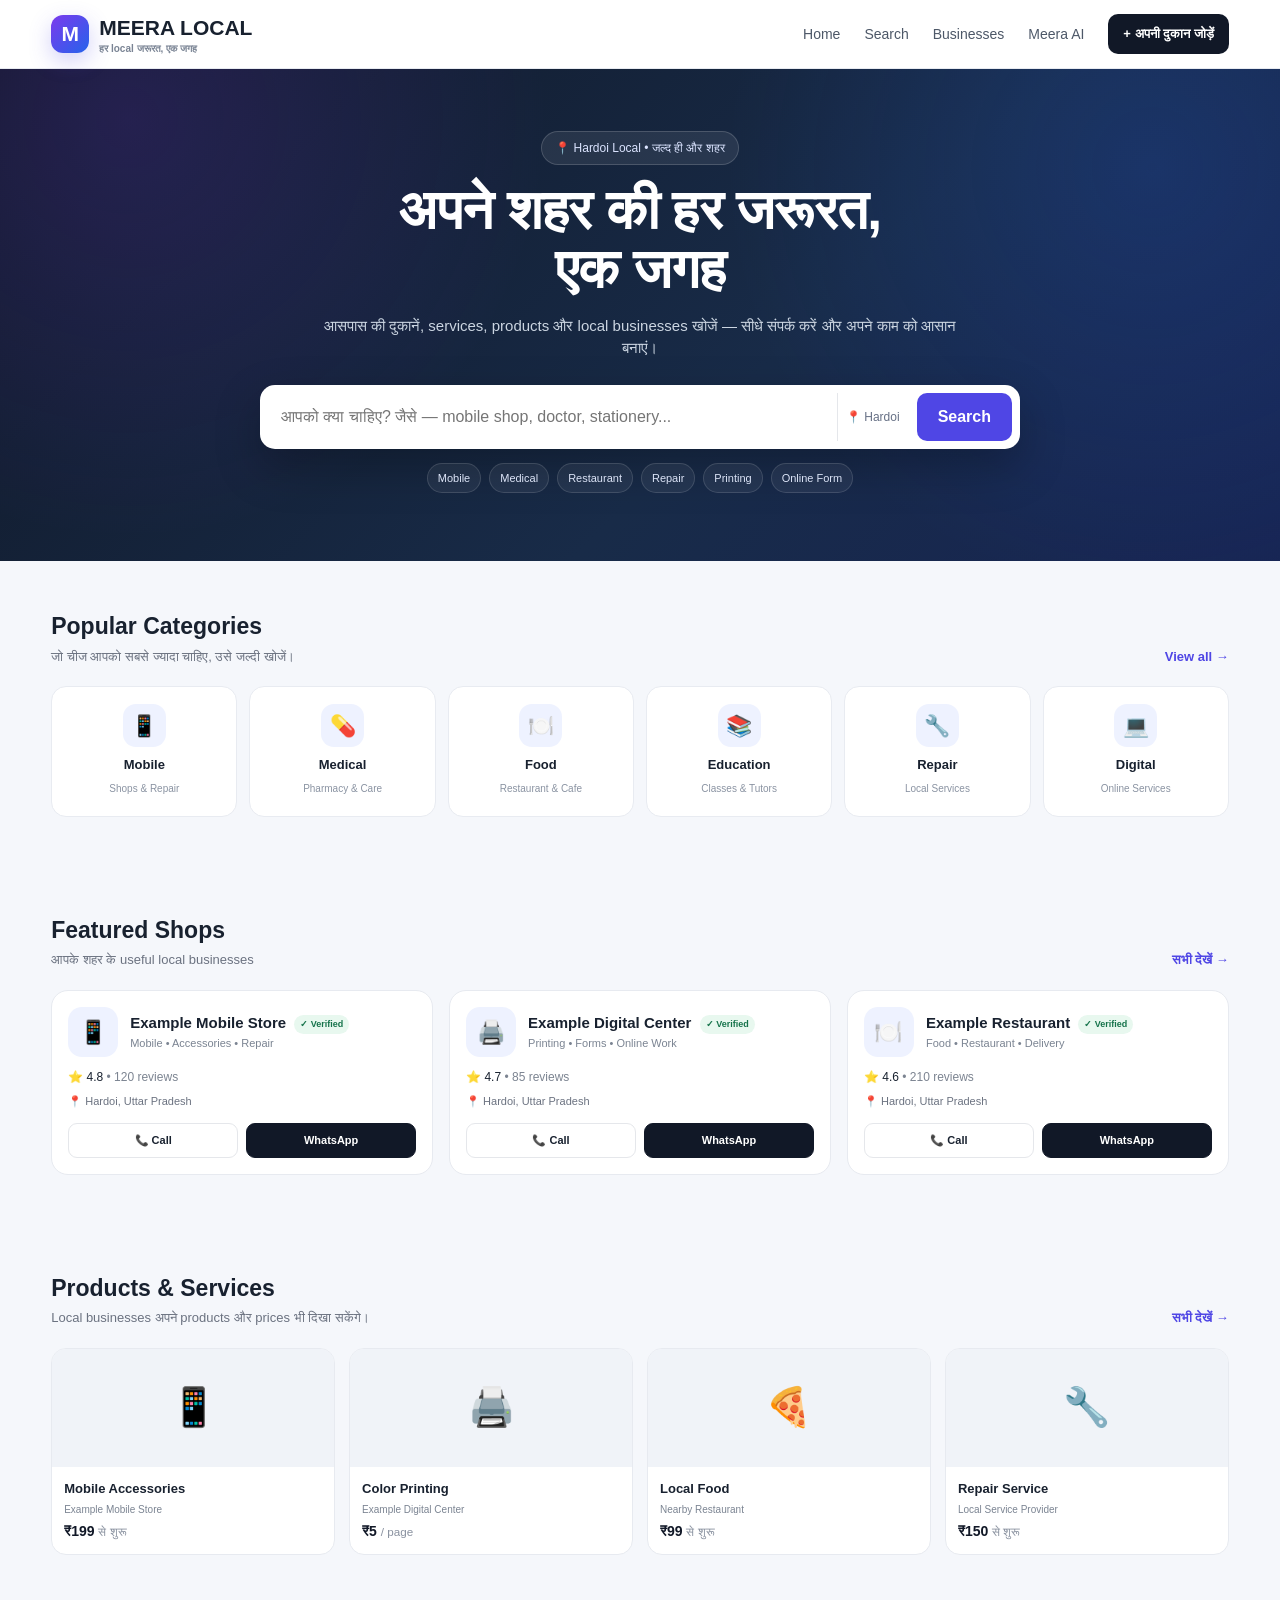
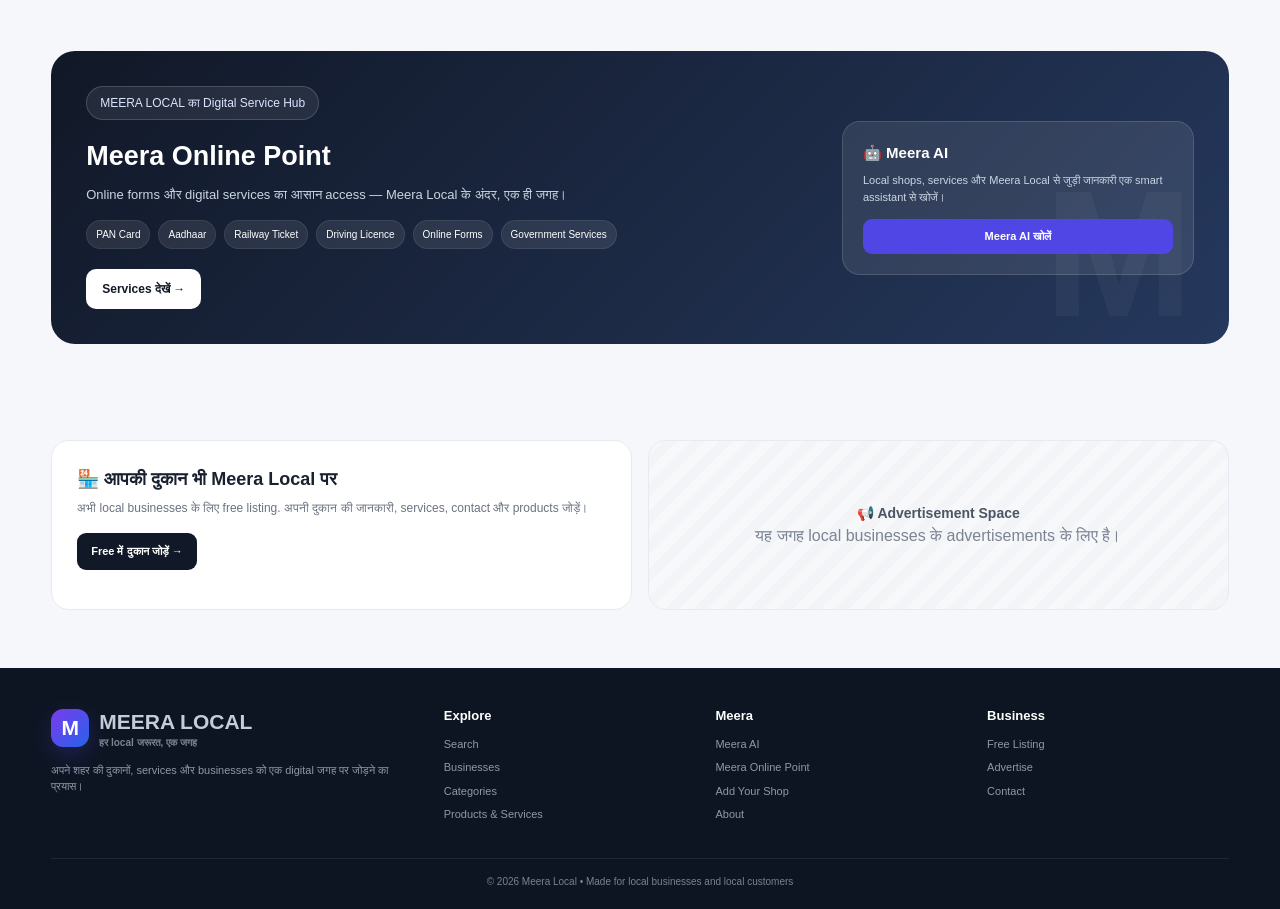
<file: index.html>
<!DOCTYPE html>
<html lang="hi">
<head>
  <meta charset="UTF-8">
  <meta name="viewport" content="width=device-width, initial-scale=1.0">
  <meta name="description" content="Meera Local — अपने शहर की हर जरूरत, एक जगह। आसपास की दुकानों, सेवाओं और स्थानीय businesses को खोजें।">
  <meta name="theme-color" content="#111827">
  <title>Meera Local | अपने शहर की हर जरूरत, एक जगह</title>

  <style>
    * { box-sizing: border-box; margin: 0; padding: 0; }
    body {
      font-family: Arial, Helvetica, sans-serif;
      background: #f5f7fb;
      color: #18212f;
      line-height: 1.5;
    }
    a { text-decoration: none; color: inherit; }
    button, input { font: inherit; }

    .container { width: min(1180px, 92%); margin: auto; }

    /* Header */
    header {
      background: rgba(255,255,255,.96);
      border-bottom: 1px solid #e7eaf0;
      position: sticky;
      top: 0;
      z-index: 50;
      backdrop-filter: blur(10px);
    }
    .nav {
      min-height: 68px;
      display: flex;
      align-items: center;
      justify-content: space-between;
      gap: 18px;
    }
    .logo {
      display: flex;
      align-items: center;
      gap: 10px;
      font-weight: 800;
      font-size: 21px;
    }
    .logo-mark {
      width: 38px;
      height: 38px;
      border-radius: 12px;
      display: grid;
      place-items: center;
      color: #fff;
      background: linear-gradient(135deg,#7c3aed,#2563eb);
      box-shadow: 0 8px 22px rgba(79,70,229,.25);
    }
    .logo small {
      display: block;
      color: #7a8494;
      font-size: 10px;
      font-weight: 600;
      margin-top: -3px;
    }
    .nav-links {
      display: flex;
      gap: 24px;
      align-items: center;
      font-size: 14px;
      color: #4d5868;
    }
    .nav-links a:hover { color: #4f46e5; }
    .add-btn {
      background: #111827;
      color: white;
      padding: 10px 15px;
      border-radius: 10px;
      font-size: 13px;
      font-weight: 700;
    }
    .menu-btn {
      display: none;
      border: 0;
      background: #eef1f6;
      padding: 9px 11px;
      border-radius: 9px;
      cursor: pointer;
    }

    /* Hero */
    .hero {
      background:
        radial-gradient(circle at 10% 10%, rgba(124,58,237,.18), transparent 34%),
        radial-gradient(circle at 90% 20%, rgba(37,99,235,.18), transparent 35%),
        linear-gradient(135deg,#101827,#182b48 60%,#172554);
      color: white;
      padding: 62px 0 68px;
    }
    .hero-inner { max-width: 900px; margin: auto; text-align: center; }
    .badge {
      display: inline-flex;
      padding: 7px 13px;
      border: 1px solid rgba(255,255,255,.16);
      background: rgba(255,255,255,.08);
      border-radius: 999px;
      font-size: 12px;
      color: #dbe4ff;
      margin-bottom: 16px;
    }
    h1 {
      font-size: clamp(31px, 6vw, 55px);
      line-height: 1.08;
      letter-spacing: -.8px;
    }
    .hero p {
      color: #cbd5e1;
      margin: 15px auto 25px;
      max-width: 650px;
      font-size: 15px;
    }
    .search-box {
      display: flex;
      gap: 9px;
      background: white;
      padding: 8px;
      border-radius: 15px;
      max-width: 760px;
      margin: auto;
      box-shadow: 0 18px 45px rgba(0,0,0,.25);
    }
    .search-box input {
      flex: 1;
      min-width: 0;
      border: 0;
      outline: 0;
      padding: 12px 13px;
      color: #111827;
    }
    .location {
      display: flex;
      align-items: center;
      gap: 7px;
      color: #667085;
      padding: 0 8px;
      border-left: 1px solid #e5e7eb;
      font-size: 12px;
      white-space: nowrap;
    }
    .search-btn {
      border: 0;
      background: #4f46e5;
      color: white;
      padding: 0 21px;
      border-radius: 10px;
      font-weight: 700;
      cursor: pointer;
    }
    .quick {
      margin-top: 14px;
      display: flex;
      justify-content: center;
      flex-wrap: wrap;
      gap: 8px;
    }
    .quick a {
      font-size: 11px;
      padding: 6px 10px;
      color: #dce4f7;
      border: 1px solid rgba(255,255,255,.13);
      border-radius: 999px;
      background: rgba(255,255,255,.06);
    }

    /* Common */
    section { padding: 48px 0; }
    .section-head {
      display: flex;
      align-items: end;
      justify-content: space-between;
      gap: 20px;
      margin-bottom: 20px;
    }
    .section-head h2 { font-size: 23px; }
    .section-head p { color: #6b7280; font-size: 13px; margin-top: 3px; }
    .view-all {
      color: #4f46e5;
      font-size: 13px;
      font-weight: 700;
    }

    /* Categories */
    .categories {
      display: grid;
      grid-template-columns: repeat(6,1fr);
      gap: 12px;
    }
    .cat {
      background: white;
      border: 1px solid #e8ebf1;
      border-radius: 15px;
      padding: 17px 10px;
      text-align: center;
      transition: .2s;
    }
    .cat:hover {
      transform: translateY(-3px);
      border-color: #cfd3ff;
      box-shadow: 0 10px 25px rgba(40,50,90,.07);
    }
    .cat-icon {
      width: 43px;
      height: 43px;
      margin: 0 auto 8px;
      display: grid;
      place-items: center;
      border-radius: 13px;
      background: #eef2ff;
      font-size: 21px;
    }
    .cat strong { display: block; font-size: 13px; }
    .cat span { color: #8a93a2; font-size: 10px; }

    /* Cards */
    .shops {
      display: grid;
      grid-template-columns: repeat(3,1fr);
      gap: 16px;
    }
    .shop-card {
      background: white;
      border: 1px solid #e7eaf0;
      border-radius: 17px;
      padding: 16px;
    }
    .shop-top {
      display: flex;
      align-items: center;
      gap: 12px;
    }
    .shop-logo {
      width: 50px;
      height: 50px;
      border-radius: 14px;
      background: #eef2ff;
      display: grid;
      place-items: center;
      font-size: 23px;
    }
    .shop-card h3 { font-size: 15px; }
    .shop-card .type { color: #7b8492; font-size: 11px; }
    .verified {
      display: inline-flex;
      font-size: 9px;
      color: #16734b;
      background: #e8f8ef;
      padding: 3px 6px;
      border-radius: 99px;
      margin-left: 4px;
      vertical-align: middle;
    }
    .rating { margin-top: 11px; font-size: 12px; }
    .rating span { color: #7c8491; }
    .address {
      color: #6b7280;
      font-size: 11px;
      margin: 7px 0 14px;
    }
    .actions { display: flex; gap: 8px; }
    .action {
      flex: 1;
      border: 1px solid #e5e7eb;
      padding: 8px;
      text-align: center;
      border-radius: 9px;
      font-size: 11px;
      font-weight: 700;
    }
    .action.primary { background: #111827; color: white; border-color: #111827; }

    /* Products/services */
    .products {
      display: grid;
      grid-template-columns: repeat(4,1fr);
      gap: 14px;
    }
    .product {
      background: white;
      border: 1px solid #e7eaf0;
      border-radius: 15px;
      overflow: hidden;
    }
    .product-img {
      height: 118px;
      display: grid;
      place-items: center;
      background: #f0f3f8;
      font-size: 38px;
    }
    .product-body { padding: 12px; }
    .product h3 { font-size: 13px; }
    .product p { color: #7b8492; font-size: 10px; margin: 4px 0; }
    .price { font-weight: 800; font-size: 14px; color: #111827; }
    .price small { font-weight: 400; color: #89919f; }

    /* Online Point */
    .online-point {
      background: linear-gradient(135deg,#111827,#25385d);
      color: white;
      border-radius: 24px;
      padding: 35px;
      display: grid;
      grid-template-columns: 1.35fr .65fr;
      align-items: center;
      gap: 25px;
      overflow: hidden;
      position: relative;
    }
    .online-point:after {
      content: "M";
      position: absolute;
      right: 35px;
      bottom: -45px;
      font-size: 180px;
      font-weight: 900;
      color: rgba(255,255,255,.04);
    }
    .online-point h2 { font-size: 27px; margin-bottom: 8px; }
    .online-point p { color: #cbd5e1; font-size: 13px; max-width: 620px; }
    .service-list {
      display: flex;
      flex-wrap: wrap;
      gap: 8px;
      margin: 16px 0 20px;
    }
    .service-list span {
      background: rgba(255,255,255,.09);
      border: 1px solid rgba(255,255,255,.08);
      padding: 6px 9px;
      border-radius: 999px;
      font-size: 10px;
    }
    .point-btn {
      display: inline-block;
      background: white;
      color: #111827;
      font-weight: 800;
      font-size: 12px;
      padding: 11px 16px;
      border-radius: 10px;
    }
    .ai-box {
      position: relative;
      z-index: 2;
      background: rgba(255,255,255,.09);
      border: 1px solid rgba(255,255,255,.13);
      border-radius: 18px;
      padding: 20px;
    }
    .ai-box .ai-title { font-weight: 800; font-size: 15px; }
    .ai-box p { margin: 8px 0 14px; font-size: 11px; }
    .ai-btn {
      display: block;
      background: #4f46e5;
      color: white;
      text-align: center;
      padding: 9px;
      border-radius: 9px;
      font-size: 11px;
      font-weight: 700;
    }

    /* Listing + Ads */
    .split {
      display: grid;
      grid-template-columns: 1fr 1fr;
      gap: 16px;
    }
    .info-card {
      background: white;
      border: 1px solid #e7eaf0;
      border-radius: 18px;
      padding: 25px;
    }
    .info-card h3 { font-size: 18px; margin-bottom: 6px; }
    .info-card p { color: #6b7280; font-size: 12px; }
    .info-btn {
      display: inline-block;
      margin-top: 16px;
      background: #111827;
      color: white;
      padding: 10px 14px;
      border-radius: 9px;
      font-size: 11px;
      font-weight: 700;
    }
    .ad {
      min-height: 170px;
      display: grid;
      place-items: center;
      text-align: center;
      background:
        repeating-linear-gradient(135deg,#f7f8fa,#f7f8fa 10px,#f2f4f7 10px,#f2f4f7 20px);
      color: #7b8492;
    }
    .ad strong { display: block; color: #4b5563; font-size: 14px; }

    /* Footer */
    footer {
      background: #0e1522;
      color: #c5ccd7;
      margin-top: 10px;
      padding: 38px 0 20px;
    }
    .footer-grid {
      display: grid;
      grid-template-columns: 1.5fr 1fr 1fr 1fr;
      gap: 30px;
    }
    .footer-grid h4 { color: white; margin-bottom: 10px; font-size: 13px; }
    .footer-grid p, .footer-grid a {
      display: block;
      color: #8e98a8;
      font-size: 11px;
      margin: 7px 0;
    }
    .copy {
      border-top: 1px solid rgba(255,255,255,.08);
      margin-top: 28px;
      padding-top: 15px;
      color: #788293;
      font-size: 10px;
      text-align: center;
    }

    @media (max-width: 900px) {
      .categories { grid-template-columns: repeat(3,1fr); }
      .shops { grid-template-columns: repeat(2,1fr); }
      .products { grid-template-columns: repeat(2,1fr); }
      .online-point { grid-template-columns: 1fr; }
      .footer-grid { grid-template-columns: repeat(2,1fr); }
    }

    @media (max-width: 650px) {
      .nav { min-height: 60px; }
      .nav-links {
        display: none;
        position: absolute;
        top: 60px;
        left: 4%;
        right: 4%;
        background: white;
        padding: 15px;
        border: 1px solid #e7eaf0;
        border-radius: 13px;
        box-shadow: 0 15px 35px rgba(0,0,0,.1);
        flex-direction: column;
        align-items: stretch;
      }
      .nav-links.open { display: flex; }
      .add-btn { text-align: center; }
      .menu-btn { display: block; }
      .hero { padding: 42px 0 48px; }
      .search-box { flex-wrap: wrap; }
      .location { width: 100%; border-left: 0; border-top: 1px solid #e5e7eb; padding: 8px 0 0; }
      .search-btn { width: 100%; height: 43px; }
      section { padding: 36px 0; }
      .section-head { align-items: start; }
      .section-head h2 { font-size: 20px; }
      .categories { grid-template-columns: repeat(3,1fr); gap: 8px; }
      .cat { padding: 13px 6px; }
      .shops { grid-template-columns: 1fr; }
      .products { grid-template-columns: repeat(2,1fr); }
      .online-point { padding: 24px; }
      .online-point h2 { font-size: 22px; }
      .split { grid-template-columns: 1fr; }
      .footer-grid { grid-template-columns: 1fr 1fr; gap: 20px; }
    }
  </style>
</head>

<body>

<header>
  <div class="container nav">
    <a class="logo" href="index.html">
      <span class="logo-mark">M</span>
      <span>MEERA LOCAL<small>हर local जरूरत, एक जगह</small></span>
    </a>

    <button class="menu-btn" onclick="toggleMenu()">☰</button>

    <nav class="nav-links" id="navLinks">
      <a href="index.html">Home</a>
      <a href="search.html">Search</a>
      <a href="businesses.html">Businesses</a>
      <a href="ai.html">Meera AI</a>
      <a class="add-btn" href="add-shop.html">+ अपनी दुकान जोड़ें</a>
    </nav>
  </div>
</header>

<main>

  <!-- HERO / MAIN SEARCH -->
  <section class="hero">
    <div class="container hero-inner">
      <span class="badge">📍 Hardoi Local • जल्द ही और शहर</span>

      <h1>अपने शहर की हर जरूरत,<br>एक जगह</h1>

      <p>
        आसपास की दुकानें, services, products और local businesses खोजें —
        सीधे संपर्क करें और अपने काम को आसान बनाएं।
      </p>

      <form class="search-box" onsubmit="searchLocal(event)">
        <input id="searchInput" type="search"
          placeholder="आपको क्या चाहिए? जैसे — mobile shop, doctor, stationery..."
          autocomplete="off">

        <div class="location">📍 Hardoi</div>

        <button class="search-btn" type="submit">Search</button>
      </form>

      <div class="quick">
        <a href="search.html?q=mobile">Mobile</a>
        <a href="search.html?q=medical">Medical</a>
        <a href="search.html?q=restaurant">Restaurant</a>
        <a href="search.html?q=repair">Repair</a>
        <a href="search.html?q=printing">Printing</a>
        <a href="search.html?q=online+form">Online Form</a>
      </div>
    </div>
  </section>

  <!-- CATEGORIES -->
  <section>
    <div class="container">
      <div class="section-head">
        <div>
          <h2>Popular Categories</h2>
          <p>जो चीज आपको सबसे ज्यादा चाहिए, उसे जल्दी खोजें।</p>
        </div>
        <a class="view-all" href="categories.html">View all →</a>
      </div>

      <div class="categories">
        <a class="cat" href="search.html?q=mobile">
          <div class="cat-icon">📱</div>
          <strong>Mobile</strong><span>Shops & Repair</span>
        </a>
        <a class="cat" href="search.html?q=medical">
          <div class="cat-icon">💊</div>
          <strong>Medical</strong><span>Pharmacy & Care</span>
        </a>
        <a class="cat" href="search.html?q=food">
          <div class="cat-icon">🍽️</div>
          <strong>Food</strong><span>Restaurant & Cafe</span>
        </a>
        <a class="cat" href="search.html?q=education">
          <div class="cat-icon">📚</div>
          <strong>Education</strong><span>Classes & Tutors</span>
        </a>
        <a class="cat" href="search.html?q=repair">
          <div class="cat-icon">🔧</div>
          <strong>Repair</strong><span>Local Services</span>
        </a>
        <a class="cat" href="search.html?q=online">
          <div class="cat-icon">💻</div>
          <strong>Digital</strong><span>Online Services</span>
        </a>
      </div>
    </div>
  </section>

  <!-- FEATURED SHOPS -->
  <section>
    <div class="container">
      <div class="section-head">
        <div>
          <h2>Featured Shops</h2>
          <p>आपके शहर के useful local businesses</p>
        </div>
        <a class="view-all" href="businesses.html">सभी देखें →</a>
      </div>

      <div class="shops">
        <article class="shop-card">
          <div class="shop-top">
            <div class="shop-logo">📱</div>
            <div>
              <h3>Example Mobile Store <span class="verified">✓ Verified</span></h3>
              <div class="type">Mobile • Accessories • Repair</div>
            </div>
          </div>
          <div class="rating">⭐ 4.8 <span>• 120 reviews</span></div>
          <div class="address">📍 Hardoi, Uttar Pradesh</div>
          <div class="actions">
            <a class="action" href="tel:+919999999999">📞 Call</a>
            <a class="action primary" href="https://wa.me/919999999999">WhatsApp</a>
          </div>
        </article>

        <article class="shop-card">
          <div class="shop-top">
            <div class="shop-logo">🖨️</div>
            <div>
              <h3>Example Digital Center <span class="verified">✓ Verified</span></h3>
              <div class="type">Printing • Forms • Online Work</div>
            </div>
          </div>
          <div class="rating">⭐ 4.7 <span>• 85 reviews</span></div>
          <div class="address">📍 Hardoi, Uttar Pradesh</div>
          <div class="actions">
            <a class="action" href="tel:+919999999999">📞 Call</a>
            <a class="action primary" href="https://wa.me/919999999999">WhatsApp</a>
          </div>
        </article>

        <article class="shop-card">
          <div class="shop-top">
            <div class="shop-logo">🍽️</div>
            <div>
              <h3>Example Restaurant <span class="verified">✓ Verified</span></h3>
              <div class="type">Food • Restaurant • Delivery</div>
            </div>
          </div>
          <div class="rating">⭐ 4.6 <span>• 210 reviews</span></div>
          <div class="address">📍 Hardoi, Uttar Pradesh</div>
          <div class="actions">
            <a class="action" href="tel:+919999999999">📞 Call</a>
            <a class="action primary" href="https://wa.me/919999999999">WhatsApp</a>
          </div>
        </article>
      </div>
    </div>
  </section>

  <!-- PRODUCTS / SERVICES -->
  <section>
    <div class="container">
      <div class="section-head">
        <div>
          <h2>Products & Services</h2>
          <p>Local businesses अपने products और prices भी दिखा सकेंगे।</p>
        </div>
        <a class="view-all" href="products.html">सभी देखें →</a>
      </div>

      <div class="products">
        <article class="product">
          <div class="product-img">📱</div>
          <div class="product-body">
            <h3>Mobile Accessories</h3>
            <p>Example Mobile Store</p>
            <div class="price">₹199 <small>से शुरू</small></div>
          </div>
        </article>

        <article class="product">
          <div class="product-img">🖨️</div>
          <div class="product-body">
            <h3>Color Printing</h3>
            <p>Example Digital Center</p>
            <div class="price">₹5 <small>/ page</small></div>
          </div>
        </article>

        <article class="product">
          <div class="product-img">🍕</div>
          <div class="product-body">
            <h3>Local Food</h3>
            <p>Nearby Restaurant</p>
            <div class="price">₹99 <small>से शुरू</small></div>
          </div>
        </article>

        <article class="product">
          <div class="product-img">🔧</div>
          <div class="product-body">
            <h3>Repair Service</h3>
            <p>Local Service Provider</p>
            <div class="price">₹150 <small>से शुरू</small></div>
          </div>
        </article>
      </div>
    </div>
  </section>

  <!-- MEERA ONLINE POINT + AI -->
  <section>
    <div class="container">
      <div class="online-point">
        <div>
          <div class="badge">MEERA LOCAL का Digital Service Hub</div>
          <h2>Meera Online Point</h2>
          <p>
            Online forms और digital services का आसान access —
            Meera Local के अंदर, एक ही जगह।
          </p>

          <div class="service-list">
            <span>PAN Card</span>
            <span>Aadhaar</span>
            <span>Railway Ticket</span>
            <span>Driving Licence</span>
            <span>Online Forms</span>
            <span>Government Services</span>
          </div>

          <a class="point-btn" href="online-point.html">Services देखें →</a>
        </div>

        <div class="ai-box">
          <div class="ai-title">🤖 Meera AI</div>
          <p>
            Local shops, services और Meera Local से जुड़ी जानकारी
            एक smart assistant से खोजें।
          </p>
          <a class="ai-btn" href="ai.html">Meera AI खोलें</a>
        </div>
      </div>
    </div>
  </section>

  <!-- FREE LISTING + AD -->
  <section>
    <div class="container">
      <div class="split">

        <div class="info-card">
          <h3>🏪 आपकी दुकान भी Meera Local पर</h3>
          <p>
            अभी local businesses के लिए free listing.
            अपनी दुकान की जानकारी, services, contact और products जोड़ें।
          </p>
          <a class="info-btn" href="add-shop.html">Free में दुकान जोड़ें →</a>
        </div>

        <div class="info-card ad">
          <div>
            <strong>📢 Advertisement Space</strong>
            <span>यह जगह local businesses के advertisements के लिए है।</span>
          </div>
        </div>

      </div>
    </div>
  </section>

</main>

<footer>
  <div class="container">
    <div class="footer-grid">

      <div>
        <div class="logo">
          <span class="logo-mark">M</span>
          <span>MEERA LOCAL<small>हर local जरूरत, एक जगह</small></span>
        </div>
        <p style="margin-top:12px;">
          अपने शहर की दुकानों, services और businesses को एक digital जगह पर जोड़ने का प्रयास।
        </p>
      </div>

      <div>
        <h4>Explore</h4>
        <a href="search.html">Search</a>
        <a href="businesses.html">Businesses</a>
        <a href="categories.html">Categories</a>
        <a href="products.html">Products & Services</a>
      </div>

      <div>
        <h4>Meera</h4>
        <a href="ai.html">Meera AI</a>
        <a href="online-point.html">Meera Online Point</a>
        <a href="add-shop.html">Add Your Shop</a>
        <a href="about.html">About</a>
      </div>

      <div>
        <h4>Business</h4>
        <a href="add-shop.html">Free Listing</a>
        <a href="advertise.html">Advertise</a>
        <a href="contact.html">Contact</a>
      </div>

    </div>

    <div class="copy">
      © 2026 Meera Local • Made for local businesses and local customers
    </div>
  </div>
</footer>

<script>
  function toggleMenu() {
    document.getElementById("navLinks").classList.toggle("open");
  }

  function searchLocal(event) {
    event.preventDefault();
    const q = document.getElementById("searchInput").value.trim();

    if (q) {
      window.location.href = "search.html?q=" + encodeURIComponent(q);
    } else {
      window.location.href = "search.html";
    }
  }
</script>

</body>
</html>
</file>
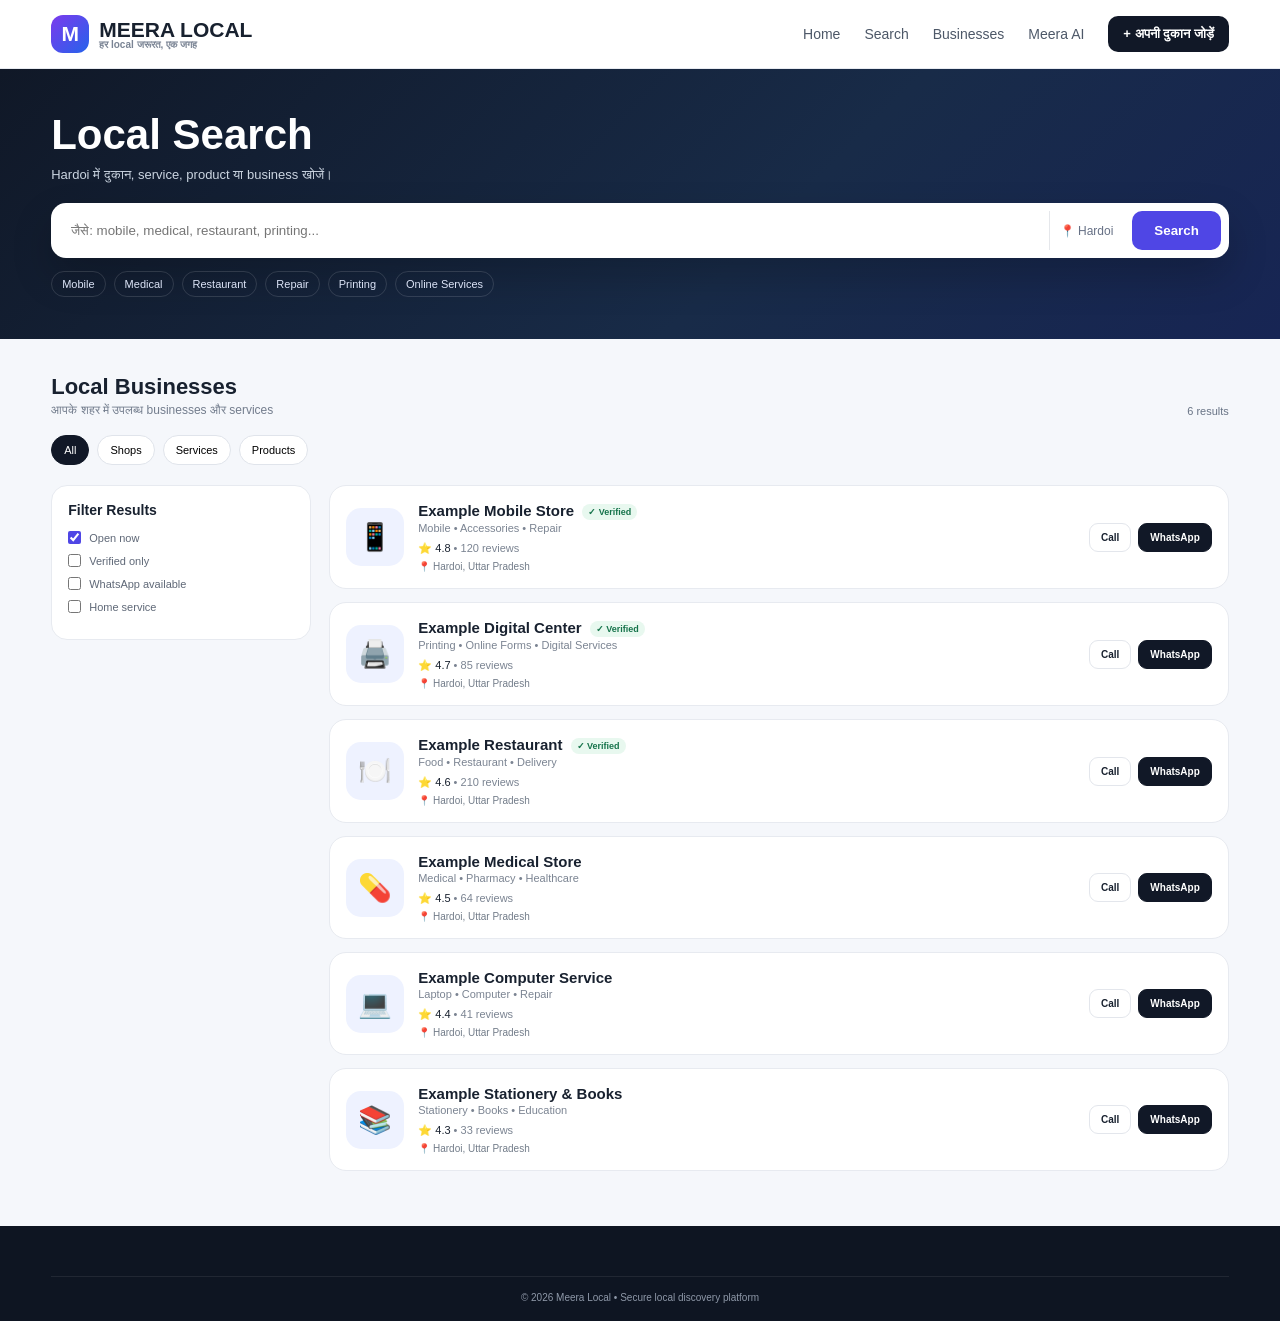
<file: search.html>
<!DOCTYPE html>
<html lang="hi">
<head>
<meta charset="UTF-8">
<meta name="viewport" content="width=device-width, initial-scale=1.0">
<meta name="description" content="Meera Local Search — Hardoi की local shops, services और products खोजें।">
<meta name="theme-color" content="#111827">
<title>Search | Meera Local</title>
<style>
*{box-sizing:border-box;margin:0;padding:0}body{font-family:Arial,Helvetica,sans-serif;background:#f5f7fb;color:#18212f}a{text-decoration:none;color:inherit}
.container{width:min(1180px,92%);margin:auto}
header{background:rgba(255,255,255,.96);border-bottom:1px solid #e7eaf0;position:sticky;top:0;z-index:20;backdrop-filter:blur(10px)}
.nav{min-height:68px;display:flex;align-items:center;justify-content:space-between;gap:18px}.logo{display:flex;align-items:center;gap:10px;font-weight:800;font-size:21px}
.logo-mark{width:38px;height:38px;border-radius:12px;display:grid;place-items:center;color:#fff;background:linear-gradient(135deg,#7c3aed,#2563eb)}
.logo small{display:block;color:#7a8494;font-size:10px;font-weight:600;margin-top:-3px}.nav-links{display:flex;gap:24px;align-items:center;font-size:14px;color:#4d5868}.nav-links a:hover{color:#4f46e5}
.add-btn{background:#111827;color:white;padding:10px 15px;border-radius:10px;font-size:13px;font-weight:700}.menu-btn{display:none;border:0;background:#eef1f6;padding:9px 11px;border-radius:9px}
.hero{background:linear-gradient(135deg,#101827,#182b48 60%,#172554);color:#fff;padding:42px 0}
.hero h1{font-size:clamp(28px,5vw,42px);margin-bottom:8px}.hero p{color:#cbd5e1;font-size:13px;margin-bottom:20px}
.search-box{display:flex;gap:9px;background:white;padding:8px;border-radius:15px;box-shadow:0 18px 40px rgba(0,0,0,.2)}
.search-box input{flex:1;border:0;outline:0;padding:12px;color:#111827}.location{display:flex;align-items:center;color:#667085;padding:0 10px;border-left:1px solid #e5e7eb;font-size:12px;white-space:nowrap}
.search-btn{border:0;background:#4f46e5;color:white;padding:0 22px;border-radius:10px;font-weight:700;cursor:pointer}
.quick{display:flex;gap:8px;flex-wrap:wrap;margin-top:13px}.quick a{font-size:11px;padding:6px 10px;color:#dce4f7;border:1px solid rgba(255,255,255,.13);border-radius:999px}
main{padding:35px 0 55px}.result-head{display:flex;justify-content:space-between;align-items:end;gap:15px;margin-bottom:18px}
.result-head h2{font-size:22px}.result-head p{color:#737d8d;font-size:12px;margin-top:3px}.count{font-size:11px;color:#687385}
.filters{display:flex;gap:8px;flex-wrap:wrap;margin-bottom:20px}.filter{border:1px solid #e0e4eb;background:white;padding:8px 12px;border-radius:999px;font-size:11px;cursor:pointer}.filter.active{background:#111827;color:#fff;border-color:#111827}
.layout{display:grid;grid-template-columns:260px 1fr;gap:18px}.sidebar{background:white;border:1px solid #e7eaf0;border-radius:16px;padding:16px;height:max-content}.sidebar h3{font-size:14px;margin-bottom:13px}.sidebar label{display:flex;gap:8px;align-items:center;font-size:11px;color:#5f6877;margin:10px 0}.sidebar input{accent-color:#4f46e5}
.results{display:grid;gap:13px}.card{background:white;border:1px solid #e7eaf0;border-radius:17px;padding:16px;display:grid;grid-template-columns:58px 1fr auto;gap:14px;align-items:center}.icon{width:58px;height:58px;border-radius:15px;background:#eef2ff;display:grid;place-items:center;font-size:27px}.card h3{font-size:15px}.type{color:#7b8492;font-size:11px;margin-top:2px}.verified{display:inline-flex;font-size:9px;color:#16734b;background:#e8f8ef;padding:3px 6px;border-radius:99px;margin-left:4px;vertical-align:middle}.rating{font-size:11px;margin-top:8px}.rating span{color:#7b8492}.address{font-size:10px;color:#727c89;margin-top:6px}.actions{display:flex;gap:7px}.action{border:1px solid #e3e6ec;padding:8px 11px;border-radius:9px;font-size:10px;font-weight:700}.action.primary{background:#111827;color:#fff;border-color:#111827}
.empty{display:none;background:white;border:1px solid #e7eaf0;border-radius:17px;padding:35px;text-align:center;color:#697384}.empty strong{display:block;color:#18212f;margin-bottom:5px}.empty p{font-size:12px}
footer{background:#0e1522;color:#8e98a8;padding:30px 0 18px;font-size:10px}.copy{text-align:center;border-top:1px solid rgba(255,255,255,.08);padding-top:15px;margin-top:20px}
@media(max-width:800px){.layout{grid-template-columns:1fr}.sidebar{display:none}.card{grid-template-columns:50px 1fr}.actions{grid-column:2}.action{flex:1;text-align:center}.nav-links{display:none}.menu-btn{display:block}.nav-links.open{display:flex;position:absolute;top:60px;left:4%;right:4%;background:#fff;padding:15px;flex-direction:column;align-items:stretch;border:1px solid #e7eaf0;border-radius:13px}.search-box{flex-wrap:wrap}.location{width:100%;border-left:0;border-top:1px solid #e5e7eb;padding:8px 0 0}.search-btn{width:100%;height:43px}}
@media(max-width:520px){.result-head{align-items:start;flex-direction:column}.card{grid-template-columns:48px 1fr}.icon{width:48px;height:48px}.card h3{font-size:14px}}
</style>
</head>
<body>
<header>
<div class="container nav">
<a class="logo" href="index.html"><span class="logo-mark">M</span><span>MEERA LOCAL<small>हर local जरूरत, एक जगह</small></span></a>
<button class="menu-btn" onclick="document.getElementById('navLinks').classList.toggle('open')">☰</button>
<nav class="nav-links" id="navLinks">
<a href="index.html">Home</a><a href="search.html">Search</a><a href="businesses.html">Businesses</a><a href="ai.html">Meera AI</a><a class="add-btn" href="add-shop.html">+ अपनी दुकान जोड़ें</a>
</nav>
</div>
</header>

<section class="hero">
<div class="container">
<h1>Local Search</h1>
<p>Hardoi में दुकान, service, product या business खोजें।</p>
<form class="search-box" onsubmit="runSearch(event)">
<input id="q" type="search" placeholder="जैसे: mobile, medical, restaurant, printing..." autocomplete="off">
<div class="location">📍 Hardoi</div>
<button class="search-btn">Search</button>
</form>
<div class="quick">
<a href="?q=mobile">Mobile</a><a href="?q=medical">Medical</a><a href="?q=restaurant">Restaurant</a><a href="?q=repair">Repair</a><a href="?q=printing">Printing</a><a href="?q=online">Online Services</a>
</div>
</div>
</section>

<main>
<div class="container">
<div class="result-head">
<div><h2 id="title">Local Businesses</h2><p id="subtitle">आपके शहर में उपलब्ध businesses और services</p></div>
<div class="count" id="count">6 results</div>
</div>

<div class="filters">
<button class="filter active" onclick="setFilter(this,'all')">All</button>
<button class="filter" onclick="setFilter(this,'shop')">Shops</button>
<button class="filter" onclick="setFilter(this,'service')">Services</button>
<button class="filter" onclick="setFilter(this,'product')">Products</button>
</div>

<div class="layout">
<aside class="sidebar">
<h3>Filter Results</h3>
<label><input type="checkbox" checked> Open now</label>
<label><input type="checkbox"> Verified only</label>
<label><input type="checkbox"> WhatsApp available</label>
<label><input type="checkbox"> Home service</label>
</aside>

<section>
<div class="results" id="results">

<article class="card" data-key="mobile accessories repair shop" data-type="shop">
<div class="icon">📱</div><div><h3>Example Mobile Store <span class="verified">✓ Verified</span></h3><div class="type">Mobile • Accessories • Repair</div><div class="rating">⭐ 4.8 <span>• 120 reviews</span></div><div class="address">📍 Hardoi, Uttar Pradesh</div></div>
<div class="actions"><a class="action" href="tel:+919999999999">Call</a><a class="action primary" href="https://wa.me/919999999999">WhatsApp</a></div>
</article>

<article class="card" data-key="digital printing online form pan aadhaar" data-type="service">
<div class="icon">🖨️</div><div><h3>Example Digital Center <span class="verified">✓ Verified</span></h3><div class="type">Printing • Online Forms • Digital Services</div><div class="rating">⭐ 4.7 <span>• 85 reviews</span></div><div class="address">📍 Hardoi, Uttar Pradesh</div></div>
<div class="actions"><a class="action" href="tel:+919999999999">Call</a><a class="action primary" href="https://wa.me/919999999999">WhatsApp</a></div>
</article>

<article class="card" data-key="restaurant food cafe delivery" data-type="shop">
<div class="icon">🍽️</div><div><h3>Example Restaurant <span class="verified">✓ Verified</span></h3><div class="type">Food • Restaurant • Delivery</div><div class="rating">⭐ 4.6 <span>• 210 reviews</span></div><div class="address">📍 Hardoi, Uttar Pradesh</div></div>
<div class="actions"><a class="action" href="tel:+919999999999">Call</a><a class="action primary" href="https://wa.me/919999999999">WhatsApp</a></div>
</article>

<article class="card" data-key="medical pharmacy medicine health" data-type="shop">
<div class="icon">💊</div><div><h3>Example Medical Store</h3><div class="type">Medical • Pharmacy • Healthcare</div><div class="rating">⭐ 4.5 <span>• 64 reviews</span></div><div class="address">📍 Hardoi, Uttar Pradesh</div></div>
<div class="actions"><a class="action" href="tel:+919999999999">Call</a><a class="action primary" href="https://wa.me/919999999999">WhatsApp</a></div>
</article>

<article class="card" data-key="computer laptop repair service" data-type="service">
<div class="icon">💻</div><div><h3>Example Computer Service</h3><div class="type">Laptop • Computer • Repair</div><div class="rating">⭐ 4.4 <span>• 41 reviews</span></div><div class="address">📍 Hardoi, Uttar Pradesh</div></div>
<div class="actions"><a class="action" href="tel:+919999999999">Call</a><a class="action primary" href="https://wa.me/919999999999">WhatsApp</a></div>
</article>

<article class="card" data-key="stationery books education school" data-type="shop">
<div class="icon">📚</div><div><h3>Example Stationery & Books</h3><div class="type">Stationery • Books • Education</div><div class="rating">⭐ 4.3 <span>• 33 reviews</span></div><div class="address">📍 Hardoi, Uttar Pradesh</div></div>
<div class="actions"><a class="action" href="tel:+919999999999">Call</a><a class="action primary" href="https://wa.me/919999999999">WhatsApp</a></div>
</article>

</div>
<div class="empty" id="empty"><strong>No matching business found</strong><p>दूसरा keyword try करें या category बदलकर देखें।</p></div>
</section>
</div>
</div>
</main>

<footer><div class="container"><div class="copy">© 2026 Meera Local • Secure local discovery platform</div></div></footer>

<script>
const cards=[...document.querySelectorAll('.card')];
const params=new URLSearchParams(location.search);
const initial=(params.get('q')||'').trim();
document.getElementById('q').value=initial;

function runSearch(e){
 e.preventDefault();
 const q=document.getElementById('q').value.trim();
 history.replaceState({},'',q?'search.html?q='+encodeURIComponent(q):'search.html');
 filterResults(q,'all');
}
function filterResults(q,type){
 const needle=(q||'').toLowerCase();
 let shown=0;
 cards.forEach(card=>{
   const matchText=!needle || card.dataset.key.includes(needle);
   const matchType=type==='all'||card.dataset.type===type;
   const show=matchText&&matchType;
   card.style.display=show?'grid':'none';
   if(show) shown++;
 });
 document.getElementById('count').textContent=shown+' result'+(shown===1?'':'s');
 document.getElementById('title').textContent=needle?'Search: '+q:'Local Businesses';
 document.getElementById('empty').style.display=shown?'none':'block';
}
function setFilter(btn,type){
 document.querySelectorAll('.filter').forEach(x=>x.classList.remove('active'));
 btn.classList.add('active');
 filterResults(document.getElementById('q').value.trim(),type);
}
filterResults(initial,'all');
</script>
</body>
</html>
</file>
